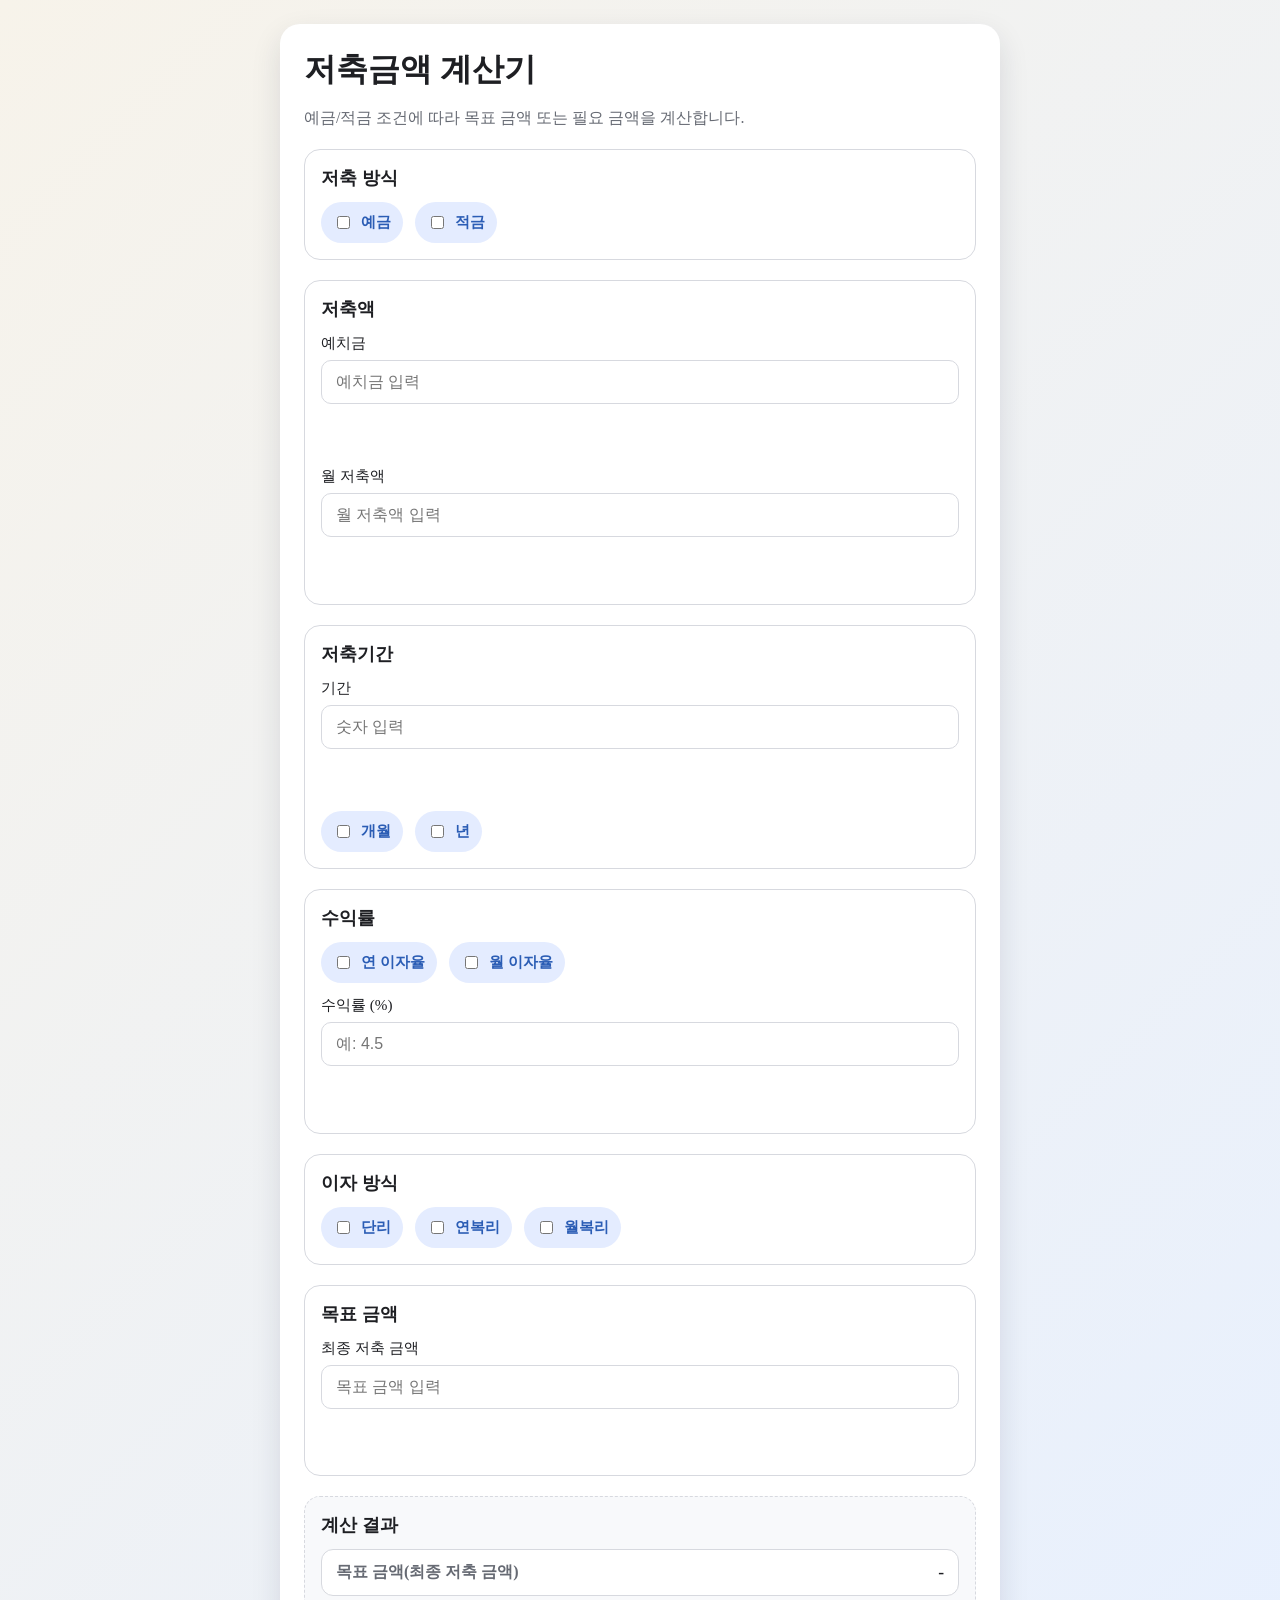
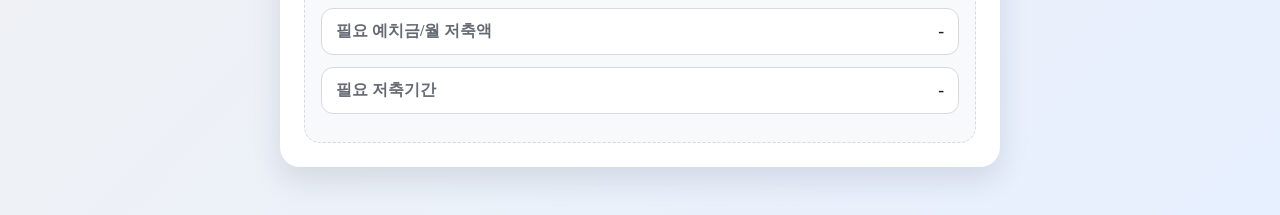
<file: 1억계산기.html>
<!DOCTYPE html>
<html lang="ko">
  <head>
    <meta charset="UTF-8" />
    <meta name="viewport" content="width=device-width, initial-scale=1.0" />
    <title>저축금액 계산기</title>
    <!-- CSS 파일 연결 -->
    <link rel="stylesheet" href="styles.css" />
  </head>
  <body>
    <main class="calculator">
      <header class="calculator__header">
        <h1>저축금액 계산기</h1>
        <p>예금/적금 조건에 따라 목표 금액 또는 필요 금액을 계산합니다.</p>
      </header>

      <section class="calculator__section">
        <h2 class="section__title">저축 방식</h2>
        <div class="option-group" role="group" aria-label="저축 방식 선택">
          <label class="option">
            <input type="checkbox" name="savingType" id="typeDeposit" />
            예금
          </label>
          <label class="option">
            <input type="checkbox" name="savingType" id="typeInstallment" />
            적금
          </label>
        </div>
      </section>

      <section class="calculator__section">
        <h2 class="section__title">저축액</h2>
        <div class="input-group">
          <label for="depositAmount">예치금</label>
          <input
            type="text"
            id="depositAmount"
            inputmode="decimal"
            placeholder="예치금 입력"
          />
          <p class="input-message" id="depositAmountMessage"></p>
          <p class="helper-text" id="depositAmountError" aria-live="polite"></p>
        </div>
        <div class="input-group">
          <label for="monthlyAmount">월 저축액</label>
          <input
            type="text"
            id="monthlyAmount"
            inputmode="decimal"
            placeholder="월 저축액 입력"
          />
          <p class="input-message" id="monthlyAmountMessage"></p>
          <p class="helper-text" id="monthlyAmountError" aria-live="polite"></p>
        </div>
      </section>

      <section class="calculator__section">
        <h2 class="section__title">저축기간</h2>
        <div class="input-group">
          <label for="savingPeriod">기간</label>
          <input
            type="text"
            id="savingPeriod"
            inputmode="decimal"
            placeholder="숫자 입력"
          />
          <p class="input-message" id="savingPeriodMessage"></p>
          <p class="helper-text" id="savingPeriodError" aria-live="polite"></p>
        </div>
        <div class="option-group" role="group" aria-label="기간 단위 선택">
          <label class="option">
            <input type="checkbox" name="periodUnit" id="periodMonths" />
            개월
          </label>
          <label class="option">
            <input type="checkbox" name="periodUnit" id="periodYears" />
            년
          </label>
        </div>
      </section>

      <section class="calculator__section">
        <h2 class="section__title">수익률</h2>
        <div class="option-group" role="group" aria-label="수익률 단위 선택">
          <label class="option">
            <input type="checkbox" name="rateUnit" id="rateAnnual" />
            연 이자율
          </label>
          <label class="option">
            <input type="checkbox" name="rateUnit" id="rateMonthly" />
            월 이자율
          </label>
        </div>
        <div class="input-group">
          <label for="interestRate">수익률 (%)</label>
          <input
            type="text"
            id="interestRate"
            inputmode="decimal"
            placeholder="예: 4.5"
          />
          <p class="input-message" id="interestRateMessage"></p>
          <p class="helper-text" id="interestRateError" aria-live="polite"></p>
        </div>
      </section>

      <section class="calculator__section">
        <h2 class="section__title">이자 방식</h2>
        <div class="option-group" role="group" aria-label="이자 방식 선택">
          <label class="option">
            <input type="checkbox" name="interestType" id="interestSimple" />
            단리
          </label>
          <label class="option">
            <input type="checkbox" name="interestType" id="interestAnnualCompound" />
            연복리
          </label>
          <label class="option">
            <input type="checkbox" name="interestType" id="interestMonthlyCompound" />
            월복리
          </label>
        </div>
      </section>

      <section class="calculator__section">
        <h2 class="section__title">목표 금액</h2>
        <div class="input-group">
          <label for="targetAmount">최종 저축 금액</label>
          <input
            type="text"
            id="targetAmount"
            inputmode="decimal"
            placeholder="목표 금액 입력"
          />
          <p class="input-message" id="targetAmountMessage"></p>
          <p class="helper-text" id="targetAmountError" aria-live="polite"></p>
        </div>
      </section>

      <section class="calculator__section result-section">
        <h2 class="section__title">계산 결과</h2>
        <div class="result">
          <p class="result__label">목표 금액(최종 저축 금액)</p>
          <p class="result__value" id="resultTargetAmount">-</p>
        </div>
        <div class="result">
          <p class="result__label">필요 예치금/월 저축액</p>
          <p class="result__value" id="resultSavingAmount">-</p>
        </div>
        <div class="result">
          <p class="result__label">필요 저축기간</p>
          <p class="result__value" id="resultSavingPeriod">-</p>
        </div>
        <p class="result-summary" id="resultSummary"></p>
      </section>
    </main>

    <!-- JavaScript 파일 연결 -->
    <script src="app.js"></script>
  </body>
</html>
</file>
<file: styles.css>
:root {
  --bg-start: #f7f3ea;
  --bg-end: #e7f0ff;
  --surface: #ffffff;
  --ink: #1e1f23;
  --muted: #666a73;
  --accent: #2b5db5;
  --accent-soft: #e4ecff;
  --border: #d7d9df;
  --error: #b3261e;
  --shadow: 0 12px 30px rgba(24, 32, 56, 0.12);
}

html {
  font-size: 16px; /* base size for rem */
}

* {
  box-sizing: border-box;
}

body {
  margin: 0;
  min-height: 100vh;
  font-family: "Georgia", "Times New Roman", serif;
  color: var(--ink);
  background: linear-gradient(135deg, var(--bg-start), var(--bg-end));
  display: flex;
  justify-content: center;
  align-items: flex-start;
  padding: 24px 16px 48px;
}

h1 {
  font-size: 2rem;
  margin: 0 0 0.5rem;
}

p {
  font-size: 1rem;
  margin: 0;
  color: var(--muted);
}

.calculator {
  width: min(100%, 720px);
  background: var(--surface);
  border-radius: 20px;
  padding: 24px;
  box-shadow: var(--shadow);
  display: grid;
  gap: 20px;
}

.calculator__header {
  display: grid;
  gap: 8px;
}

.calculator__section {
  border: 1px solid var(--border);
  border-radius: 16px;
  padding: 16px;
  display: grid;
  gap: 12px;
}

.section__title {
  margin: 0;
  font-size: 1.125rem;
  color: var(--ink);
}

.option-group {
  display: flex;
  flex-wrap: wrap;
  gap: 12px;
}

.option {
  display: inline-flex;
  align-items: center;
  gap: 8px;
  padding: 10px 12px;
  border-radius: 999px;
  background: var(--accent-soft);
  color: var(--accent);
  font-weight: 600;
  cursor: pointer;
}

.input-group {
  display: grid;
  gap: 6px;
}

label {
  font-size: 0.95rem;
  color: var(--ink);
}

input[type="text"] {
  width: 100%;
  padding: 12px 14px;
  border: 1px solid var(--border);
  border-radius: 10px;
  font-size: 1rem;
  background: #fff;
}

input[type="text"]:focus {
  outline: 2px solid rgba(43, 93, 181, 0.2);
  border-color: var(--accent);
}

input[type="text"][disabled] {
  background: #f1f2f6;
  color: #9aa0aa;
  cursor: not-allowed;
}

.helper-text {
  min-height: 1.2rem;
  font-size: 0.875rem;
  color: var(--error);
}

.input-message {
  min-height: 1.2rem;
  font-size: 0.875rem;
  color: var(--muted);
}

.result-section {
  background: #f8f9fb;
  border-style: dashed;
}

.result {
  display: flex;
  justify-content: space-between;
  align-items: center;
  padding: 12px 14px;
  border-radius: 12px;
  background: #ffffff;
  border: 1px solid var(--border);
}

.result__label {
  font-weight: 600;
  color: var(--muted);
}

.result__value {
  font-size: 1.1rem;
  font-weight: 700;
  color: var(--ink);
}

.result-summary {
  margin: 0;
  font-size: 0.95rem;
  color: var(--ink);
  line-height: 1.5;
}

@media (max-width: 600px) {
  body {
    padding: 16px 12px 32px;
  }

  .calculator {
    padding: 16px;
  }

  .option {
    width: 100%;
    justify-content: center;
  }

  .result {
    flex-direction: column;
    align-items: flex-start;
    gap: 6px;
  }
}
</file>
